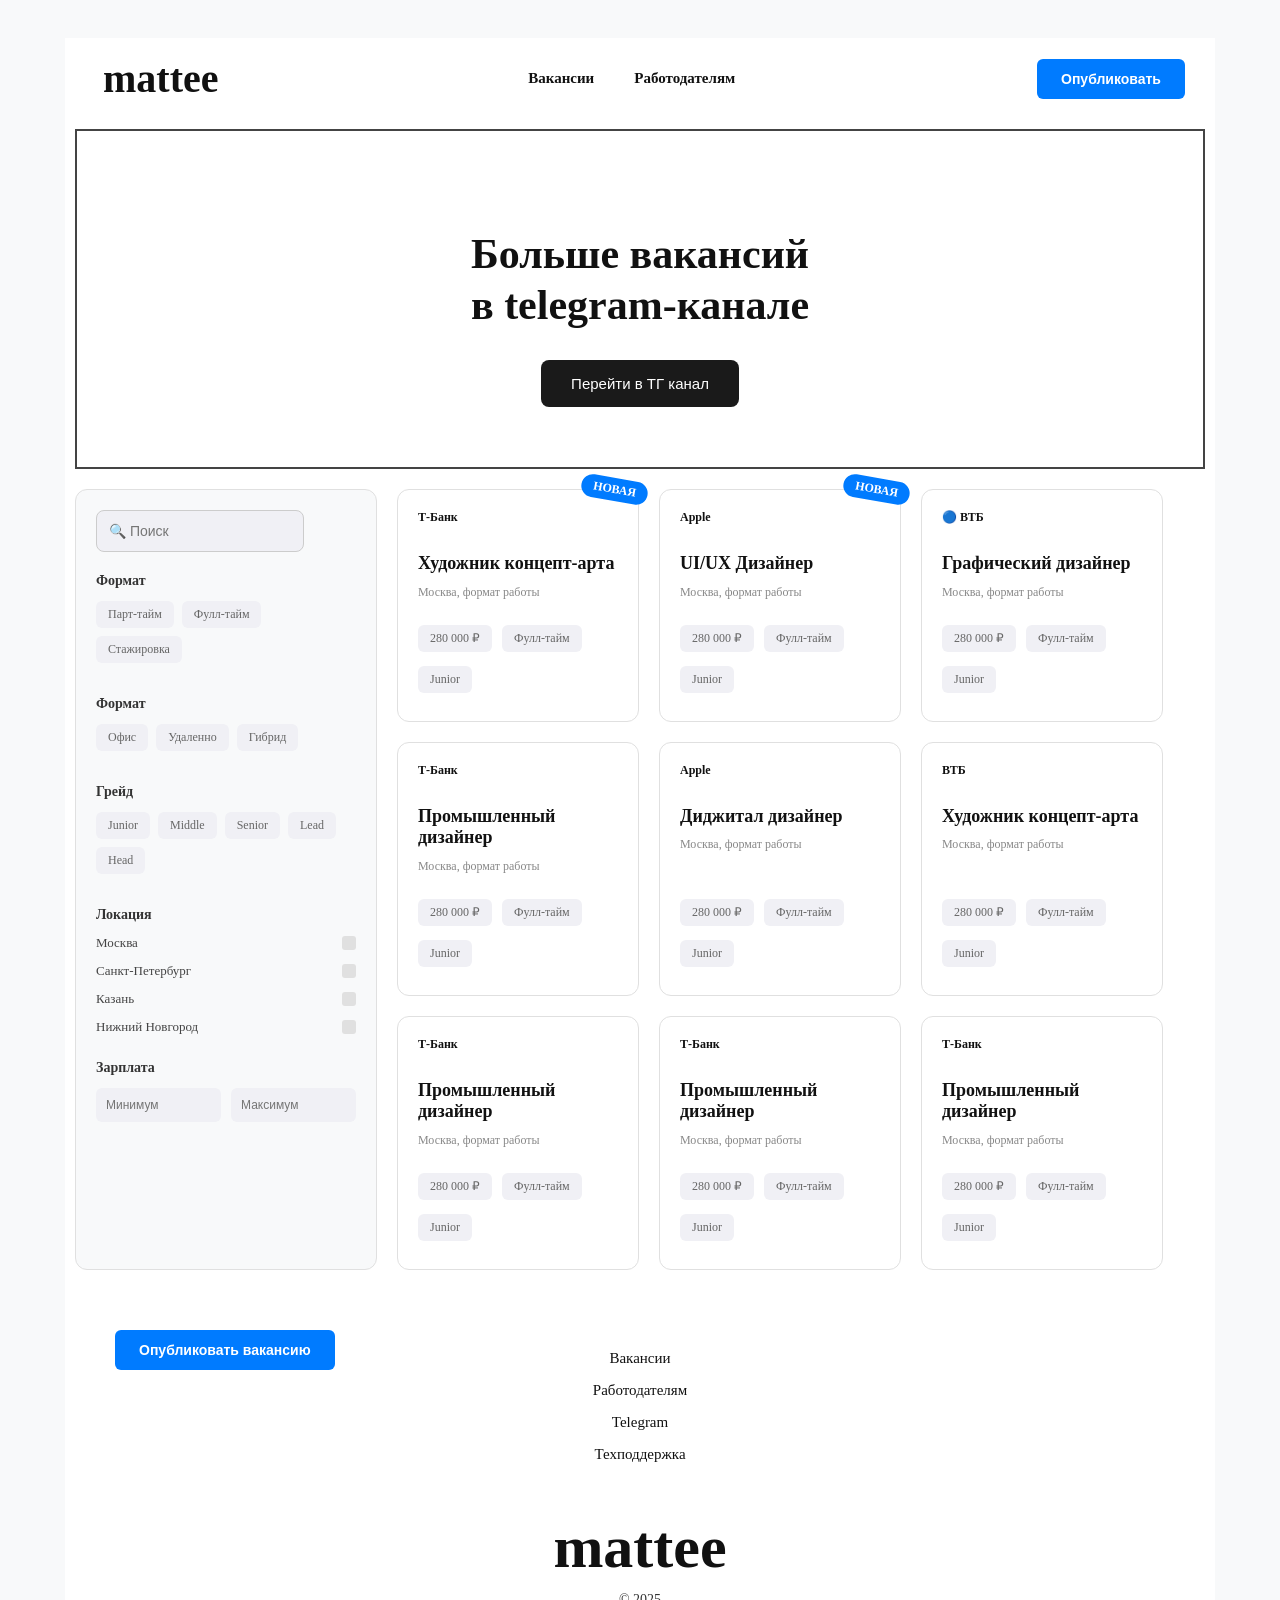
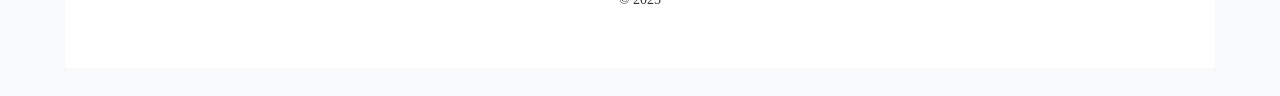
<file: index.html>
</body>
</html><!doctype html>
<html lang="en">
  <head>
    <meta charset="UTF-8" />
    <meta name="viewport" content="width=device-width, initial-scale=1.0" />
    <link rel="stylesheet" href="style.css" />
    <title>site</title>
  </head>
  <body>
        <div class="wrapper">
        
        <div class="header">
            <div class="logo-box">mattee</div>
            
            <div class="nav-links">
                <div>Вакансии</div>
                <div>Работодателям</div>
            </div>
            
            <button class="btn-blue">Опубликовать</button>
        </div>

        <div class="text">
            <h1>Больше вакансий<br>в telegram-канале</h1>
            <button class="btn-black">Перейти в ТГ канал</button>
        </div>

        <div class="main-content">
            
            <div class="sidebar">
                <input type="text" class="search-input" placeholder="🔍 Поиск">
                
                <div class="filter-group">
                    <h4>Формат</h4>
                    <span class="tag">Парт-тайм</span>
                    <span class="tag">Фулл-тайм</span>
                    <span class="tag">Стажировка</span>
                </div>

                <div class="filter-group">
                    <h4>Формат</h4>
                    <span class="tag">Офис</span>
                    <span class="tag">Удаленно</span>
                    <span class="tag">Гибрид</span>
                </div>

                <div class="filter-group">
                    <h4>Грейд</h4>
                    <span class="tag">Junior</span>
                    <span class="tag">Middle</span>
                    <span class="tag">Senior</span>
                    <span class="tag">Lead</span>
                    <span class="tag">Head</span>
                </div>

                <div class="filter-group">
                    <h4>Локация</h4>
                    <div class="location-item">Москва <div class="checkbox-mock"></div></div>
                    <div class="location-item">Санкт-Петербург <div class="checkbox-mock"></div></div>
                    <div class="location-item">Казань <div class="checkbox-mock"></div></div>
                    <div class="location-item">Нижний Новгород <div class="checkbox-mock"></div></div>
                </div>

                <div class="filter-group">
                    <h4>Зарплата</h4>
                    <div class="salary-inputs">
                        <input type="text" placeholder="Минимум">
                        <input type="text" placeholder="Максимум">
                    </div>
                </div>
            </div>

<div class="cards-list">                    
                <div class="card">
                    <div class="badge-new"> НОВАЯ</div>
                    <div class="company-row"> Т-Банк</div>
                    <h3 class="card-title">Художник концепт-арта</h3>
                    <div class="card-location"> Москва, формат работы</div>
                    <div class="card-tags">
                        <span class="tag">280 000 ₽</span>
                        <span class="tag">Фулл-тайм</span>
                        <span class="tag">Junior</span>
                    </div>
                </div>

                <div class="card">
                    <div class="badge-new">НОВАЯ</div>
                    <div class="company-row"> Apple</div>
                    <h3 class="card-title">UI/UX Дизайнер</h3>
                    <div class="card-location"> Москва, формат работы</div>
                    <div class="card-tags">
                        <span class="tag">280 000 ₽</span>
                        <span class="tag">Фулл-тайм</span>
                        <span class="tag">Junior</span>
                    </div>
                </div><div class="card">
                    <div class="company-row">🔵 ВТБ</div>
                    <h3 class="card-title">Графический дизайнер</h3>
                    <div class="card-location"> Москва, формат работы</div>
                    <div class="card-tags">
                        <span class="tag">280 000 ₽</span>
                        <span class="tag">Фулл-тайм</span>
                        <span class="tag">Junior</span>
                    </div>
                </div>

                <div class="card">
                    <div class="company-row"> Т-Банк</div>
                    <h3 class="card-title">Промышленный дизайнер</h3>
                    <div class="card-location"> Москва, формат работы</div>
                    <div class="card-tags">
                        <span class="tag">280 000 ₽</span>
                        <span class="tag">Фулл-тайм</span>
                        <span class="tag">Junior</span>
                    </div>
                </div>

                <div class="card">
                    <div class="company-row"> Apple</div>
                    <h3 class="card-title">Диджитал дизайнер</h3>
                    <div class="card-location"> Москва, формат работы</div>
                    <div class="card-tags">
                        <span class="tag">280 000 ₽</span>
                        <span class="tag">Фулл-тайм</span>
                        <span class="tag">Junior</span>
                    </div>
                </div>

                <div class="card">
                    <div class="company-row"> ВТБ</div>
                    <h3 class="card-title">Художник концепт-арта</h3>
                    <div class="card-location"> Москва, формат работы</div>
                    <div class="card-tags">
                        <span class="tag">280 000 ₽</span>
                        <span class="tag">Фулл-тайм</span>
                        <span class="tag">Junior</span>
                    </div>
                </div>
                
                <div class="card">
                    <div class="company-row"> Т-Банк</div>
                    <h3 class="card-title">Промышленный дизайнер</h3>
                    <div class="card-location"> Москва, формат работы</div>
                    <div class="card-tags">
                        <span class="tag">280 000 ₽</span>
                        <span class="tag">Фулл-тайм</span>
                        <span class="tag">Junior</span>
                    </div>
                </div>

                <div class="card">
                    <div class="company-row"> Т-Банк</div>
                    <h3 class="card-title">Промышленный дизайнер</h3>
                    <div class="card-location"> Москва, формат работы</div>
                    <div class="card-tags">
                        <span class="tag">280 000 ₽</span>
                        <span class="tag">Фулл-тайм</span>
                        <span class="tag">Junior</span>
                    </div>
                </div>

                <div class="card">
                    <div class="company-row"> Т-Банк</div>
                    <h3 class="card-title">Промышленный дизайнер</h3>
                    <div class="card-location"> Москва, формат работы</div>
                    <div class="card-tags">
                        <span class="tag">280 000 ₽</span>
                        <span class="tag">Фулл-тайм</span>
                        <span class="tag">Junior</span>
                    </div>
                </div>

            </div>
        </div>

        <div class="footer">
            <button class="btn-footer">Опубликовать вакансию</button>
            
            <div class="footer-nav">
                <div>Вакансии</div>
                <div>Работодателям</div>
                <div>Telegram</div>
                <div>Техподдержка</div>
            </div>
            
            <div class="footer-logo">mattee</div>
            <div style="color: #333; font-size: 14px;">© 2025</div>
        </div>

    </div>

</body>
</html>
</file>
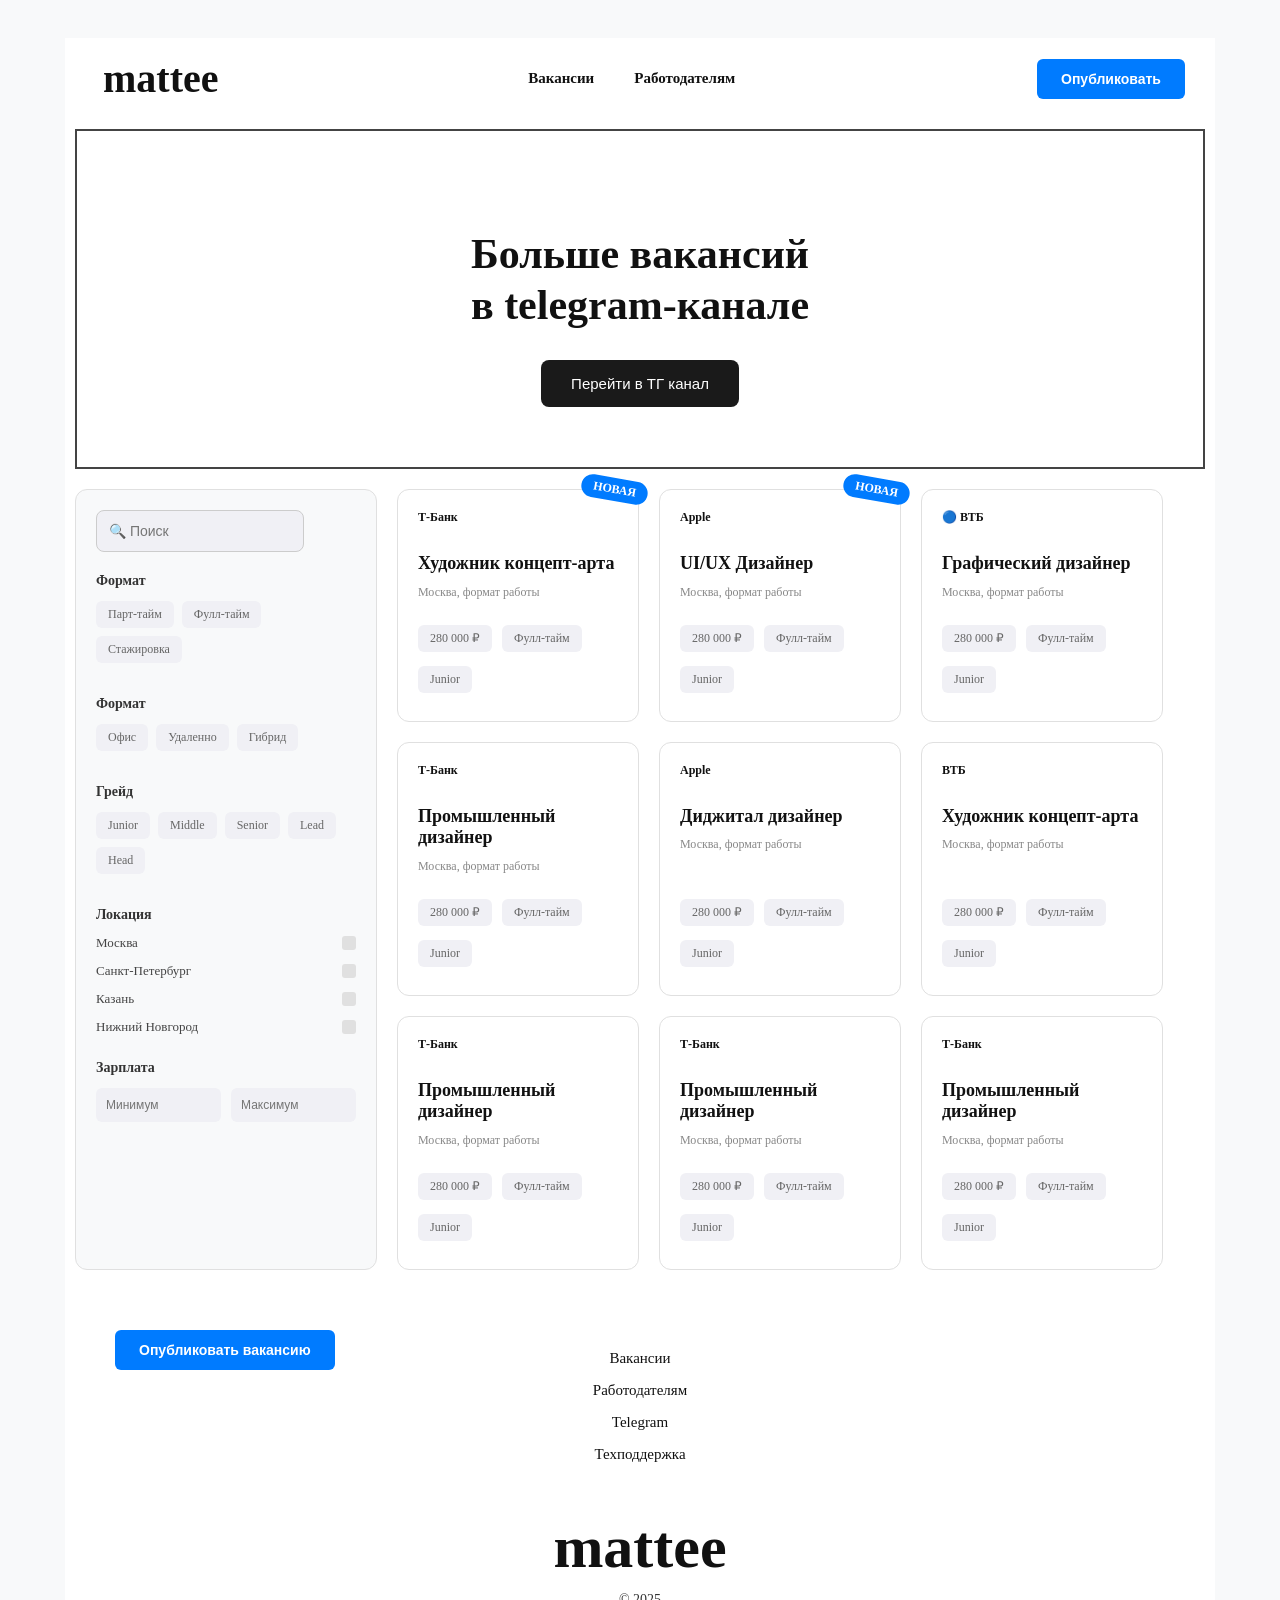
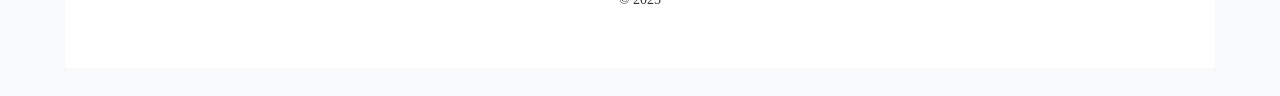
<file: index2.html>
</body>
</html><!doctype html>
<html lang="en">
  <head>
    <meta charset="UTF-8" />
    <meta name="viewport" content="width=device-width, initial-scale=1.0" />
    <link rel="stylesheet" href="style.css" />
    <title>site</title>
  </head>
  <body>
        <div class="wrapper">
        
        <div class="header">
            <div class="logo-box">mattee</div>
            
            <div class="nav-links">
                <div>Вакансии</div>
                <div>Работодателям</div>
            </div>
            
            <button class="btn-blue">Опубликовать</button>
        </div>

        <div class="text">
            <h1>Больше вакансий<br>в telegram-канале</h1>
            <button class="btn-black">Перейти в ТГ канал</button>
        </div>

        <div class="main-content">
            
            <div class="sidebar">
                <input type="text" class="search-input" placeholder="🔍 Поиск">
                
                <div class="filter-group">
                    <h4>Формат</h4>
                    <span class="tag">Парт-тайм</span>
                    <span class="tag">Фулл-тайм</span>
                    <span class="tag">Стажировка</span>
                </div>

                <div class="filter-group">
                    <h4>Формат</h4>
                    <span class="tag">Офис</span>
                    <span class="tag">Удаленно</span>
                    <span class="tag">Гибрид</span>
                </div>

                <div class="filter-group">
                    <h4>Грейд</h4>
                    <span class="tag">Junior</span>
                    <span class="tag">Middle</span>
                    <span class="tag">Senior</span>
                    <span class="tag">Lead</span>
                    <span class="tag">Head</span>
                </div>

                <div class="filter-group">
                    <h4>Локация</h4>
                    <div class="location-item">Москва <div class="checkbox-mock"></div></div>
                    <div class="location-item">Санкт-Петербург <div class="checkbox-mock"></div></div>
                    <div class="location-item">Казань <div class="checkbox-mock"></div></div>
                    <div class="location-item">Нижний Новгород <div class="checkbox-mock"></div></div>
                </div>

                <div class="filter-group">
                    <h4>Зарплата</h4>
                    <div class="salary-inputs">
                        <input type="text" placeholder="Минимум">
                        <input type="text" placeholder="Максимум">
                    </div>
                </div>
            </div>

<div class="cards-list">                    
                <div class="card">
                    <div class="badge-new"> НОВАЯ</div>
                    <div class="company-row"> Т-Банк</div>
                    <h3 class="card-title">Художник концепт-арта</h3>
                    <div class="card-location"> Москва, формат работы</div>
                    <div class="card-tags">
                        <span class="tag">280 000 ₽</span>
                        <span class="tag">Фулл-тайм</span>
                        <span class="tag">Junior</span>
                    </div>
                </div>

                <div class="card">
                    <div class="badge-new">НОВАЯ</div>
                    <div class="company-row"> Apple</div>
                    <h3 class="card-title">UI/UX Дизайнер</h3>
                    <div class="card-location"> Москва, формат работы</div>
                    <div class="card-tags">
                        <span class="tag">280 000 ₽</span>
                        <span class="tag">Фулл-тайм</span>
                        <span class="tag">Junior</span>
                    </div>
                </div><div class="card">
                    <div class="company-row">🔵 ВТБ</div>
                    <h3 class="card-title">Графический дизайнер</h3>
                    <div class="card-location"> Москва, формат работы</div>
                    <div class="card-tags">
                        <span class="tag">280 000 ₽</span>
                        <span class="tag">Фулл-тайм</span>
                        <span class="tag">Junior</span>
                    </div>
                </div>

                <div class="card">
                    <div class="company-row"> Т-Банк</div>
                    <h3 class="card-title">Промышленный дизайнер</h3>
                    <div class="card-location"> Москва, формат работы</div>
                    <div class="card-tags">
                        <span class="tag">280 000 ₽</span>
                        <span class="tag">Фулл-тайм</span>
                        <span class="tag">Junior</span>
                    </div>
                </div>

                <div class="card">
                    <div class="company-row"> Apple</div>
                    <h3 class="card-title">Диджитал дизайнер</h3>
                    <div class="card-location"> Москва, формат работы</div>
                    <div class="card-tags">
                        <span class="tag">280 000 ₽</span>
                        <span class="tag">Фулл-тайм</span>
                        <span class="tag">Junior</span>
                    </div>
                </div>

                <div class="card">
                    <div class="company-row"> ВТБ</div>
                    <h3 class="card-title">Художник концепт-арта</h3>
                    <div class="card-location"> Москва, формат работы</div>
                    <div class="card-tags">
                        <span class="tag">280 000 ₽</span>
                        <span class="tag">Фулл-тайм</span>
                        <span class="tag">Junior</span>
                    </div>
                </div>
                
                <div class="card">
                    <div class="company-row"> Т-Банк</div>
                    <h3 class="card-title">Промышленный дизайнер</h3>
                    <div class="card-location"> Москва, формат работы</div>
                    <div class="card-tags">
                        <span class="tag">280 000 ₽</span>
                        <span class="tag">Фулл-тайм</span>
                        <span class="tag">Junior</span>
                    </div>
                </div>

                <div class="card">
                    <div class="company-row"> Т-Банк</div>
                    <h3 class="card-title">Промышленный дизайнер</h3>
                    <div class="card-location"> Москва, формат работы</div>
                    <div class="card-tags">
                        <span class="tag">280 000 ₽</span>
                        <span class="tag">Фулл-тайм</span>
                        <span class="tag">Junior</span>
                    </div>
                </div>

                <div class="card">
                    <div class="company-row"> Т-Банк</div>
                    <h3 class="card-title">Промышленный дизайнер</h3>
                    <div class="card-location"> Москва, формат работы</div>
                    <div class="card-tags">
                        <span class="tag">280 000 ₽</span>
                        <span class="tag">Фулл-тайм</span>
                        <span class="tag">Junior</span>
                    </div>
                </div>

            </div>
        </div>

        <div class="footer">
            <button class="btn-footer">Опубликовать вакансию</button>
            
            <div class="footer-nav">
                <div>Вакансии</div>
                <div>Работодателям</div>
                <div>Telegram</div>
                <div>Техподдержка</div>
            </div>
            
            <div class="footer-logo">mattee</div>
            <div style="color: #333; font-size: 14px;">© 2025</div>
        </div>

    </div>

</body>
</html>
</file>
<file: style.css>
body {
  background-color: #f8f9fa;
  color: #111;
  padding: 20px 0;
  }
.wrapper {
  width: 1150px;
  margin: 0 auto;
  background-color: #fff;
  padding-bottom: 20px;
  }

.header {
display: flex;
justify-content: space-between;
align-items: center;
padding: 15px 20px;
margin: 10px;
 }

.logo-box {
 font-size: 40px;
 font-weight: 900;
 color: #111; 
 padding: 2px 8px;
  }

.nav-links {
 display: flex;
 gap: 40px;
 font-size: 15px;
 font-weight: bold;
  }

.nav-links div {
cursor: pointer;
  }

.btn-blue {
 background-color: #007bff;
 color: white;
 border: none;
 padding: 12px 24px;
 border-radius: 6px;
 font-size: 14px;
 font-weight: bold;
 cursor: pointer;
  }

.text {
 background: white;
margin: 0 10px 20px 10px;
 padding: 60px 20px;
 text-align: center;
 border: 2px solid #444; 
    }

.text h1 {
font-size: 42px;
 line-height: 1.2;
 margin-bottom: 20px;
 background-color: #fff;
 display: inline-block;
 padding: 10px 20px;
 }

.btn-black {
background-color: #1a1a1a;
color: white;
border: none;
padding: 15px 30px;
border-radius: 8px;
font-size: 15px;
cursor: pointer;
display: block;
margin: 0 auto;
 }

.main-content {
display: flex;
gap: 20px;
padding: 0 10px;
 }

.sidebar {
width: 260px;
flex-shrink: 0;
background-color: #f8f9fa;
border: 1px solid #e0e0e0;
padding: 20px;
border-radius: 12px;
  }

.search-input {
 width: 80%;
 padding: 12px;
 margin-bottom: 2px;
 border: 1px solid #ccc;
 border-radius: 8px;
 background-color: #f0f0f5;
 font-size: 14px;
 }

        .filter-group {
            margin-bottom: 25px;
        }

        .filter-group h4 {
            font-size: 14px;
            margin-bottom: 12px;
            color: #333;
        }

        .tag {
            display: inline-block;
            background-color: #f0f0f5;
            padding: 6px 12px;
            border-radius: 6px;
            font-size: 12px;
            color: #666;
            margin: 0 4px 8px 0;
            cursor: pointer;
        }

        .location-item {
            display: flex;
            justify-content: space-between;
            align-items: center;
            font-size: 13px;
            margin-bottom: 12px;
            color: #444;
        }

        .checkbox-mock {
            width: 14px;
            height: 14px;
            background-color: #e0e0e0;
            border-radius: 3px;
        }

        .salary-inputs {
            display: flex;
            gap: 10px;
        }

        .salary-inputs input {
            width: 100%;
            padding: 10px;
            border: none;
            background-color: #f0f0f5;
            border-radius: 6px;
            font-size: 12px;
        }

.card {
 width: 200px; 
  border: 1px solid #e0e0e0;
border-radius: 12px; padding: 20px;
  position: relative; 
background-color: #fff;
  display: flex;
flex-direction: column;
 }

.badge-new {
 position: absolute;
   top: -12px;
 right: -10px;
   background-color: #007bff;
   color: white;
 padding: 4px 12px;
   border-radius: 12px;
 font-size: 12px;
   font-weight: bold;
   transform: rotate(10deg);

  }

.company-row {
 display: flex;
  align-items: center;
  gap: 8px;
  font-size: 12px;
  font-weight: bold;margin-bottom: 10px;
  }

  .card-title {
   font-size: 18px;
   margin-bottom: 10px;
   line-height: 1.2;
   }

.card-location {
font-size: 12px;
color: #888;
margin-bottom: 25px;
}

.card-tags {
  margin-top: auto;
display: flex;
  gap: 6px;
  flex-wrap: wrap;
 }

 .footer {
background: white;
margin: 20px 10px 0 10px;
padding: 40px;
text-align: center;
position: relative;
}

  
.btn-footer {
 position: absolute;
top: 40px;
left: 40px;
background-color: #007bff;
color: white;
border: none;
padding: 12px 24px;
 border-radius: 6px;
font-size: 14px;
font-weight: bold;
outline-offset: 2px;
        }

.footer-nav {
  display: inline-flex;
  flex-direction: column;
  gap: 15px;
font-size: 15px;
background-color: white;
  padding: 20px 40px;
  border-radius: 12px;
  margin-bottom: 30px;
  }
  .footer-logo {
font-size: 60px;
font-weight: 900;
 color: #111;
 margin-bottom: 10px;
  }
.cards-list {
  width: 850px;
  display: flex;
  flex-wrap: wrap; 
  gap: 20px; 
        }
</file>
